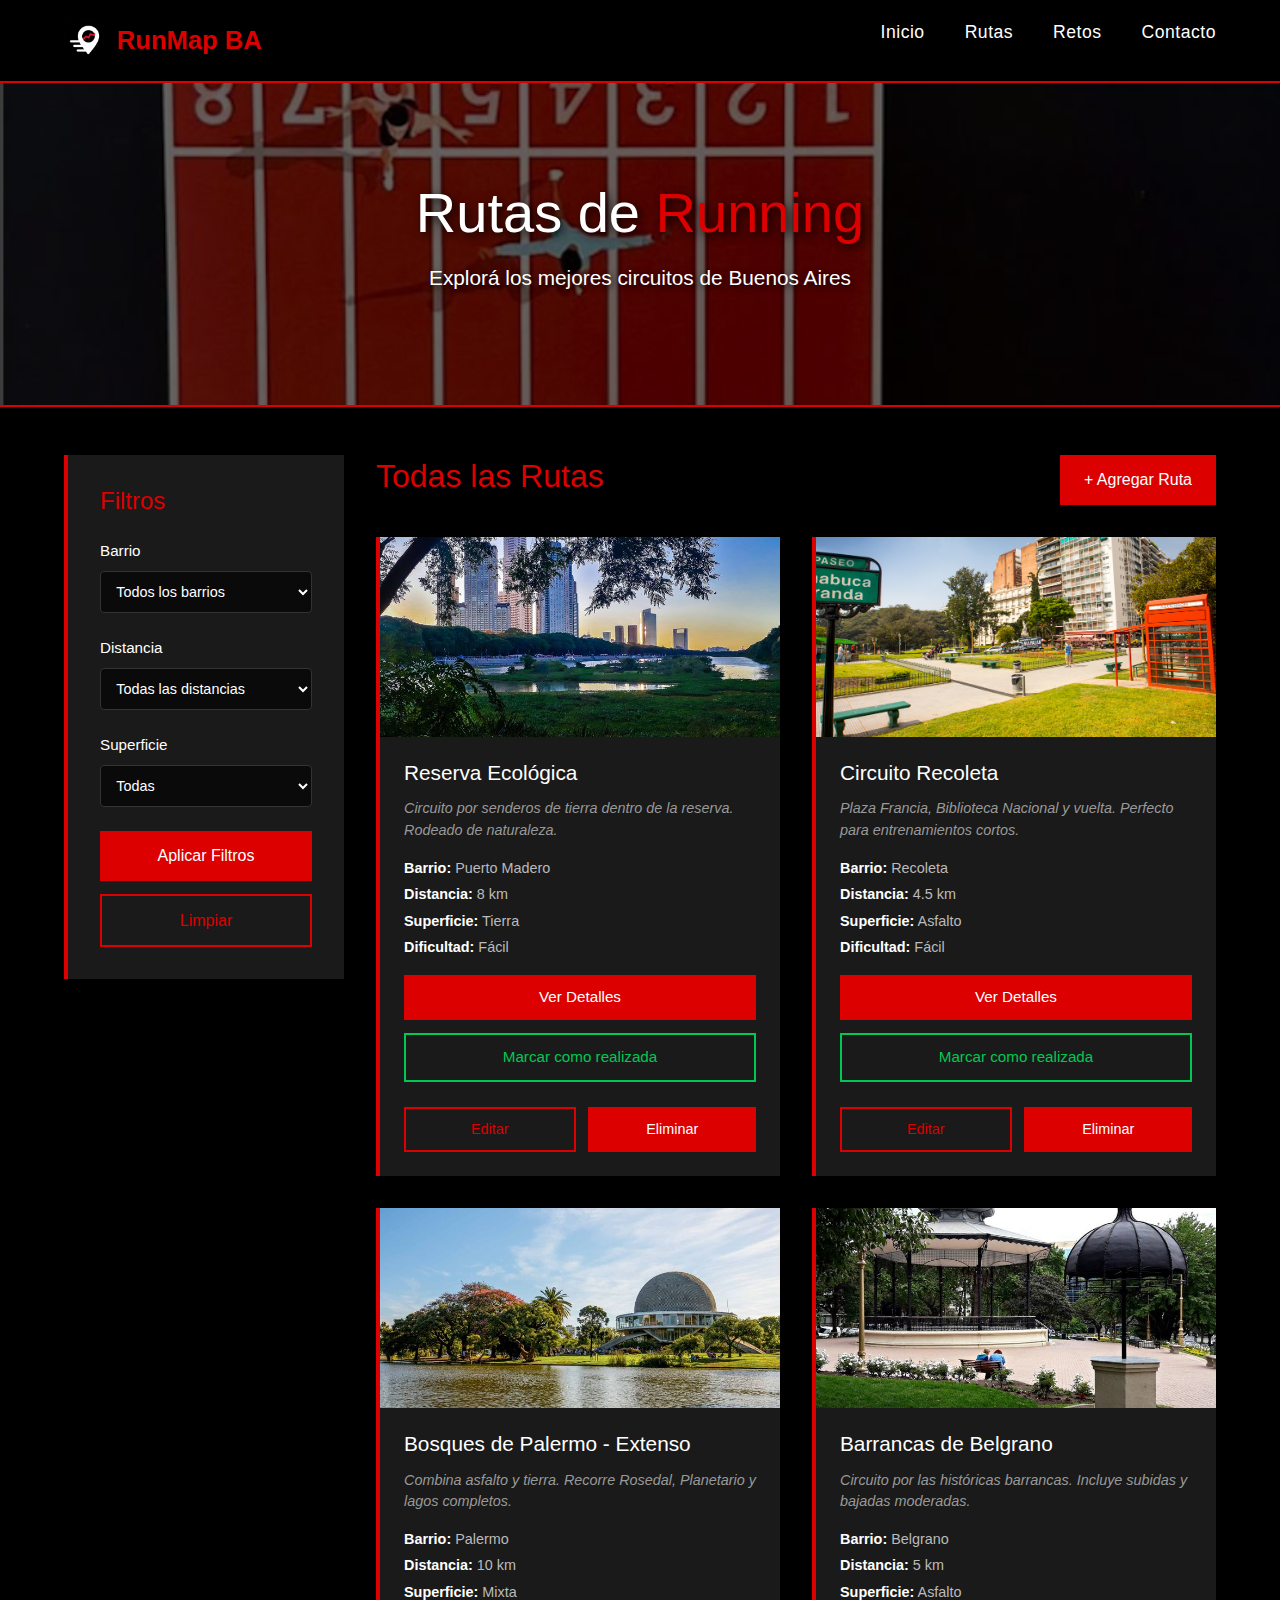
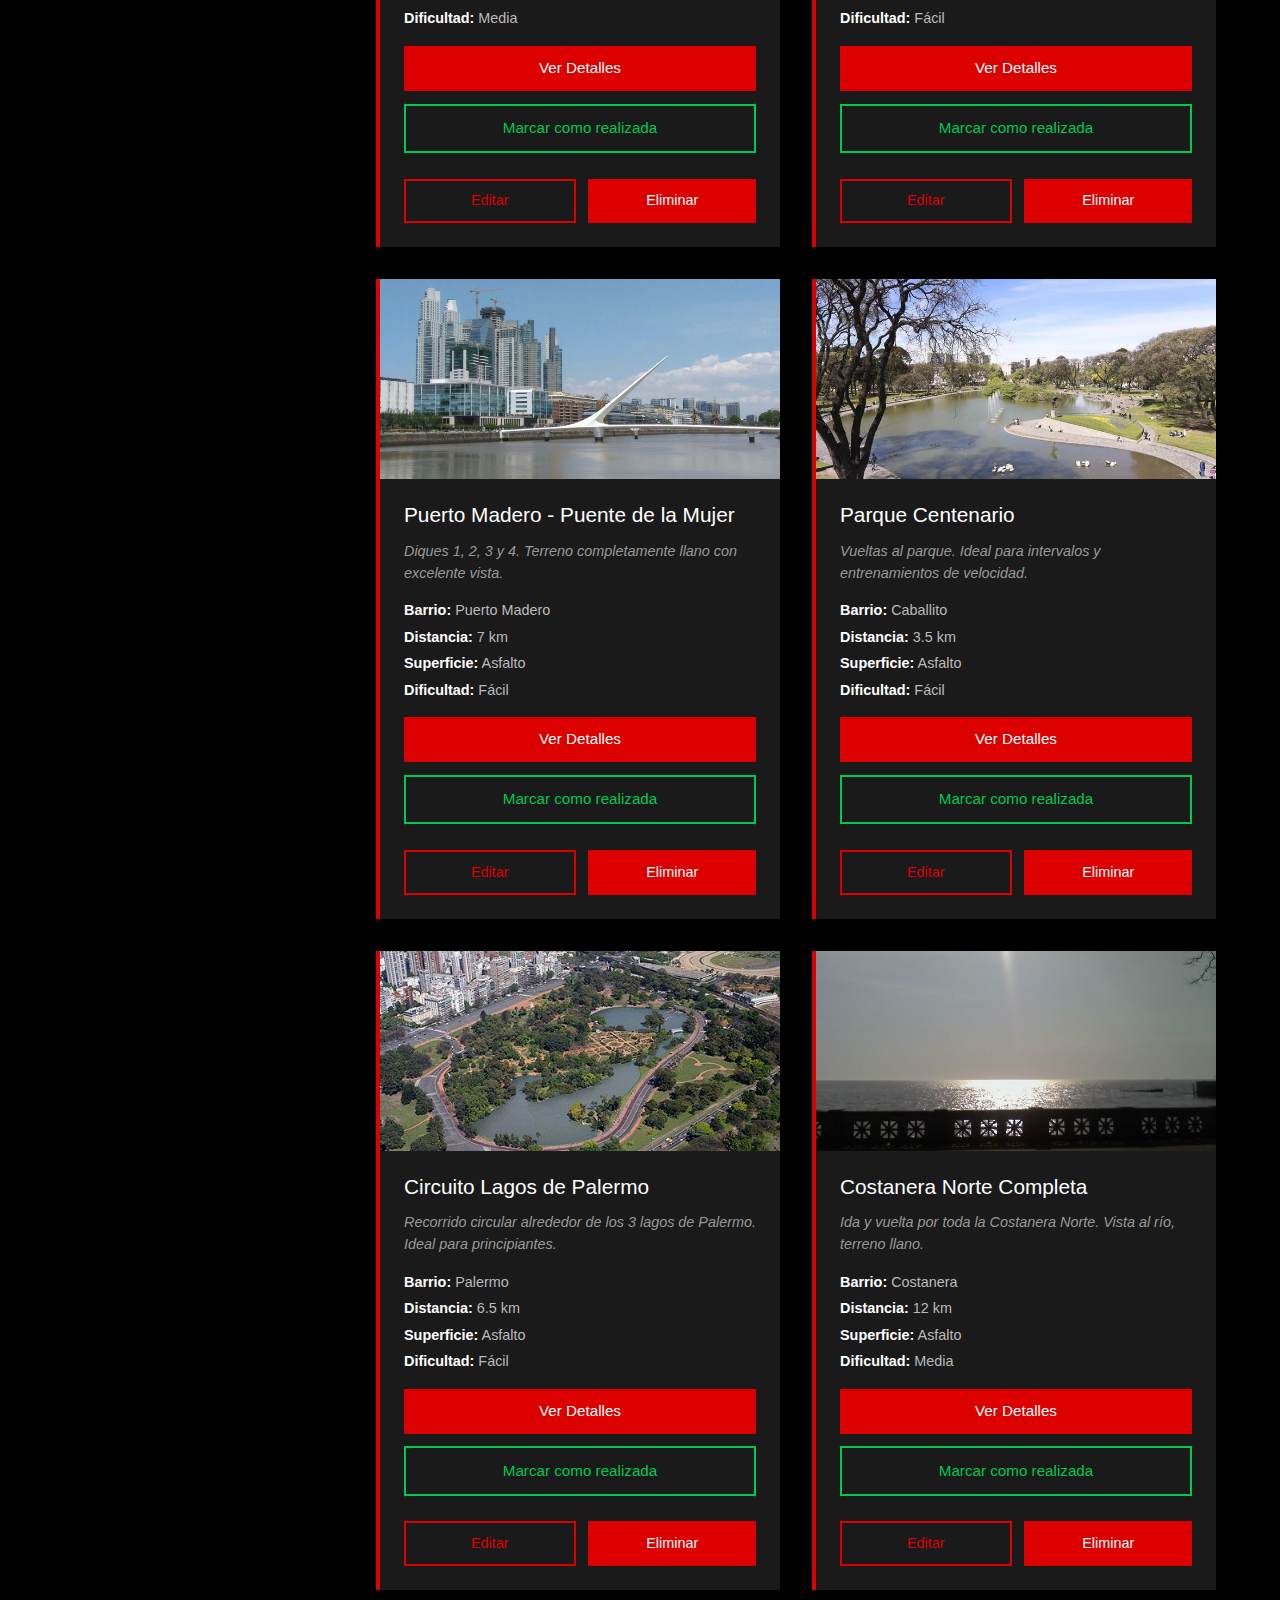
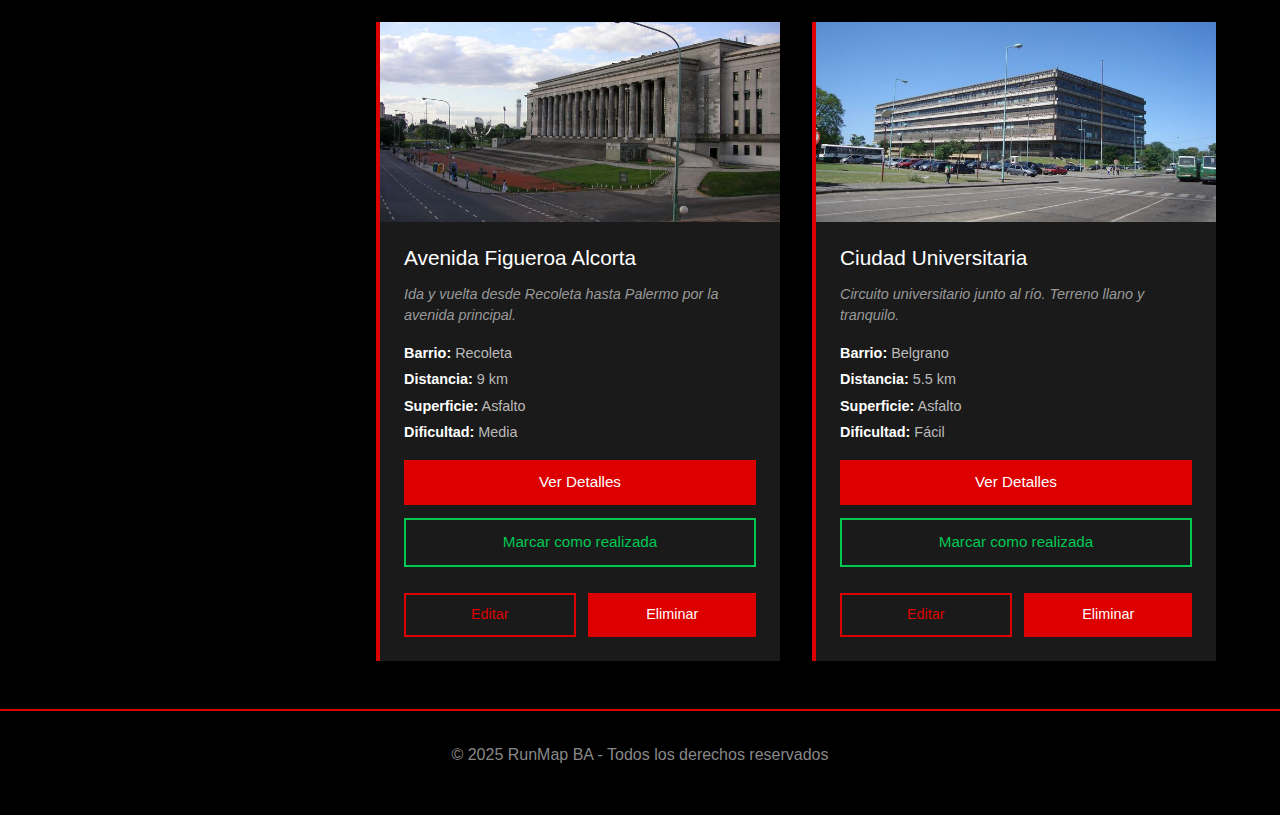
<file: detalle-ruta.html>
<!DOCTYPE html>
<html lang="es">
<head>
    <meta charset="UTF-8">
    <meta name="viewport" content="width=device-width, initial-scale=1.0">
    <title>Detalle de Ruta - RunMap BA</title>
    
    <link rel="icon" type="image/png" href="logo-icon.png">
    
    <link href="https://cdnjs.cloudflare.com/ajax/libs/bootstrap/5.3.2/css/bootstrap.min.css" rel="stylesheet">
    
    <link rel="stylesheet" href="style.css">
</head>
<body>
    <header>
        <nav>
            <a href="index.html" class="logo-container">
                <img src="logo.png" alt="RunMap BA Logo" class="logo-image">
                <span class="logo-text">RunMap BA</span>
            </a>
            
            <button class="menu-toggle" id="menuToggle">☰</button>
            
            <ul class="nav-links" id="navLinks">
                <li><a href="index.html">Inicio</a></li>
                <li><a href="rutas.html">Rutas</a></li>
                <li><a href="index.html#retos">Retos</a></li>
                <li><a href="index.html#contacto">Contacto</a></li>
            </ul>
        </nav>
    </header>

    <main>
        <section class="detalle-hero" id="detalleHero">
        </section>

        <section class="detalle-section">
            <div class="detalle-container">
                <div class="detalle-content">
                    <a href="rutas.html" class="btn-volver">← Volver a Rutas</a>
                    
                    <div id="detalleInfo">
                    </div>
                </div>

                <div class="detalle-sidebar">
                    <div class="info-box">
                        <h3>Información</h3>
                        <div id="infoRapida"></div>
                    </div>

                    <div class="info-box">
                        <h3>Acciones</h3>
                        <button class="btn-action-full" id="btnMarcarRealizada">Marcar como realizada</button>
                        <button class="btn-action-full" id="btnEditarRuta">Editar Ruta</button>
                        <button class="btn-action-full btn-danger" id="btnEliminarRuta">Eliminar Ruta</button>
                    </div>
                </div>
            </div>
        </section>
    </main>

    <footer>
        <p>&copy; 2025 RunMap BA - Todos los derechos reservados</p>
    </footer>

    <script src="https://cdnjs.cloudflare.com/ajax/libs/bootstrap/5.3.2/js/bootstrap.bundle.min.js"></script>
    
    <script src="script.js"></script>
    <script src="rutas.js"></script>
    <script src="detalle-ruta.js"></script>
</body>
</html>
</file>
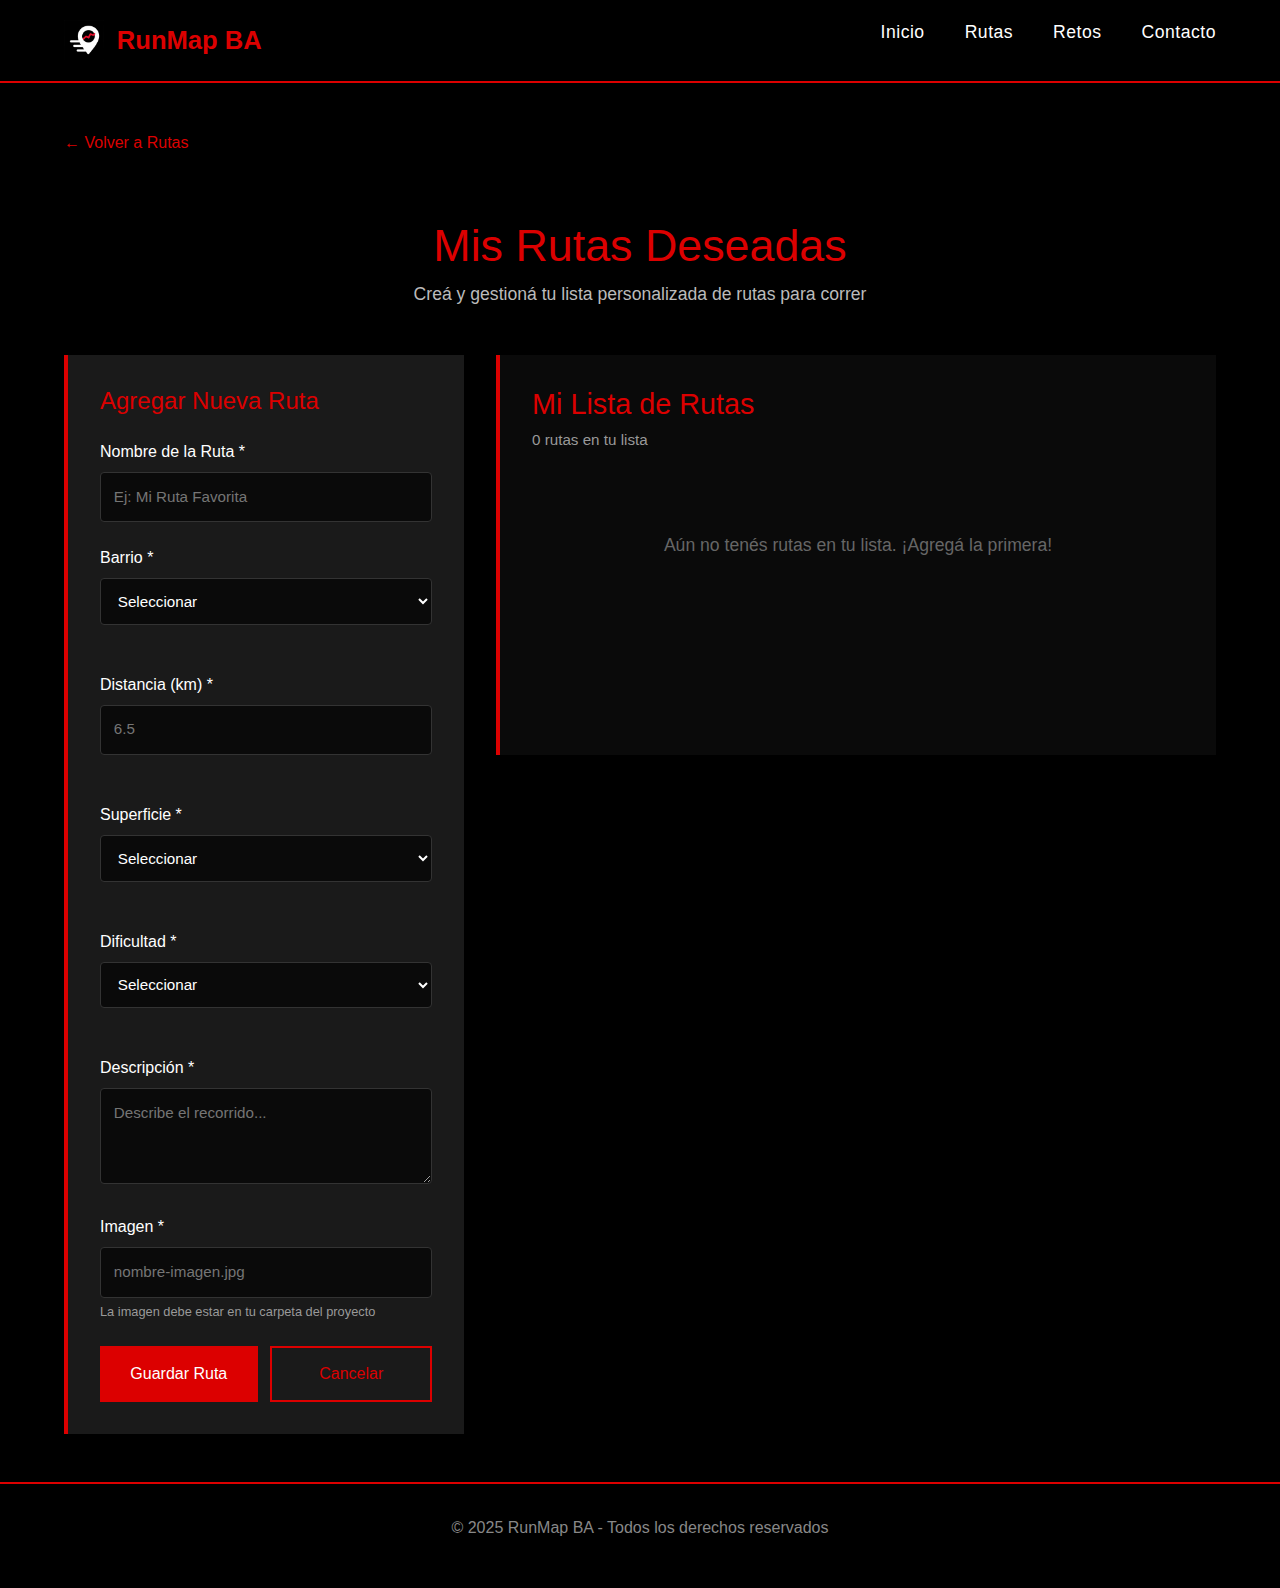
<file: mis-rutas.html>
<!DOCTYPE html>
<html lang="es">
<head>
    <meta charset="UTF-8">
    <meta name="viewport" content="width=device-width, initial-scale=1.0">
    <title>Mis Rutas Deseadas - RunMap BA</title>
    
    <link rel="icon" type="image/png" href="logo-icon.png">
    
    <link href="https://cdnjs.cloudflare.com/ajax/libs/bootstrap/5.3.2/css/bootstrap.min.css" rel="stylesheet">
    
    <link rel="stylesheet" href="style.css">
</head>
<body>
    <header>
        <nav>
            <a href="index.html" class="logo-container">
                <img src="logo.png" alt="RunMap BA Logo" class="logo-image">
                <span class="logo-text">RunMap BA</span>
            </a>
            
            <button class="menu-toggle" id="menuToggle">☰</button>
            
            <ul class="nav-links" id="navLinks">
                <li><a href="index.html">Inicio</a></li>
                <li><a href="rutas.html">Rutas</a></li>
                <li><a href="index.html#retos">Retos</a></li>
                <li><a href="index.html#contacto">Contacto</a></li>
            </ul>
        </nav>
    </header>

    <main>
        <section class="mis-rutas-section">
            <div class="mis-rutas-container">
                <a href="rutas.html" class="btn-volver">← Volver a Rutas</a>
                
                <div class="mis-rutas-header">
                    <h1>Mis Rutas Deseadas</h1>
                    <p>Creá y gestioná tu lista personalizada de rutas para correr</p>
                </div>

                <div class="crud-container">
                    <div class="form-card">
                        <h2 id="formTitle">Agregar Nueva Ruta</h2>
                        
                        <form id="formRuta">
                            <input type="hidden" id="rutaId" value="">
                            
                            <div class="form-group">
                                <label for="nombre">Nombre de la Ruta *</label>
                                <input type="text" id="nombre" required placeholder="Ej: Mi Ruta Favorita">
                            </div>

                            <div class="form-row">
                                <div class="form-group">
                                    <label for="barrio">Barrio *</label>
                                    <select id="barrio" required>
                                        <option value="">Seleccionar</option>
                                        <option value="Palermo">Palermo</option>
                                        <option value="Puerto Madero">Puerto Madero</option>
                                        <option value="Recoleta">Recoleta</option>
                                        <option value="Belgrano">Belgrano</option>
                                        <option value="Costanera">Costanera</option>
                                        <option value="Caballito">Caballito</option>
                                    </select>
                                </div>

                                <div class="form-group">
                                    <label for="distancia">Distancia (km) *</label>
                                    <input type="number" id="distancia" step="0.1" min="0.1" required placeholder="6.5">
                                </div>
                            </div>

                            <div class="form-row">
                                <div class="form-group">
                                    <label for="superficie">Superficie *</label>
                                    <select id="superficie" required>
                                        <option value="">Seleccionar</option>
                                        <option value="Asfalto">Asfalto</option>
                                        <option value="Tierra">Tierra</option>
                                        <option value="Mixta">Mixta</option>
                                    </select>
                                </div>

                                <div class="form-group">
                                    <label for="dificultad">Dificultad *</label>
                                    <select id="dificultad" required>
                                        <option value="">Seleccionar</option>
                                        <option value="Fácil">Fácil</option>
                                        <option value="Media">Media</option>
                                        <option value="Difícil">Difícil</option>
                                    </select>
                                </div>
                            </div>

                            <div class="form-group">
                                <label for="recorrido">Descripción *</label>
                                <textarea id="recorrido" rows="3" required placeholder="Describe el recorrido..."></textarea>
                            </div>

                            <div class="form-group">
                                <label for="imagen">Imagen *</label>
                                <input type="text" id="imagen" required placeholder="nombre-imagen.jpg">
                                <small>La imagen debe estar en tu carpeta del proyecto</small>
                            </div>

                            <div class="form-buttons">
                                <button type="submit" class="btn-save" id="btnGuardar">Guardar Ruta</button>
                                <button type="button" class="btn-cancel-form" id="btnCancelar">Cancelar</button>
                            </div>
                        </form>
                    </div>

                    <div class="lista-card">
                        <h2>Mi Lista de Rutas</h2>
                        <p class="lista-subtitle" id="contadorRutas">0 rutas en tu lista</p>
                        
                        <div id="misRutasGrid" class="mis-rutas-grid">
                            <p class="empty-state">Aún no tenés rutas en tu lista. ¡Agregá la primera!</p>
                        </div>
                    </div>
                </div>
            </div>
        </section>
    </main>

    <footer>
        <p>&copy; 2025 RunMap BA - Todos los derechos reservados</p>
    </footer>

    <script src="https://cdnjs.cloudflare.com/ajax/libs/bootstrap/5.3.2/js/bootstrap.bundle.min.js"></script>
    
    <script src="script.js"></script>
    <script src="mis-rutas.js"></script>
</body>
</html>
</file>
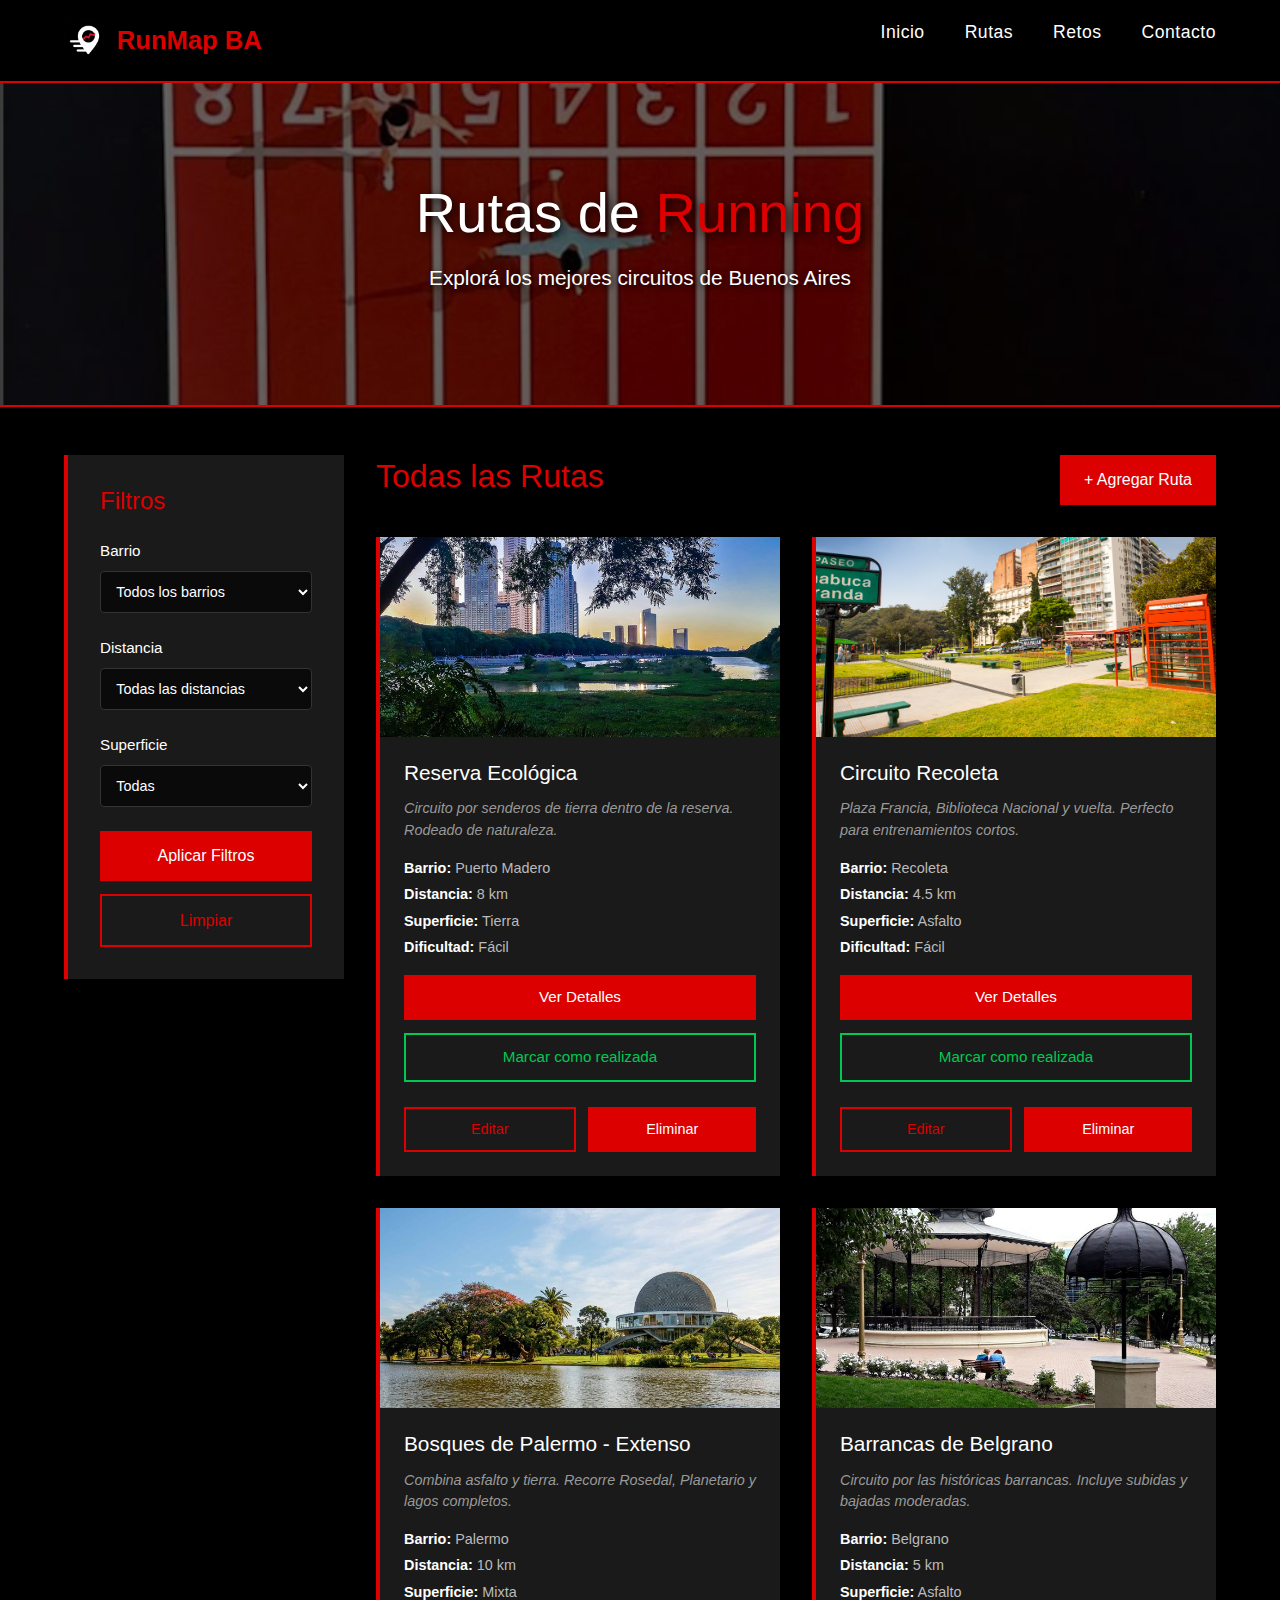
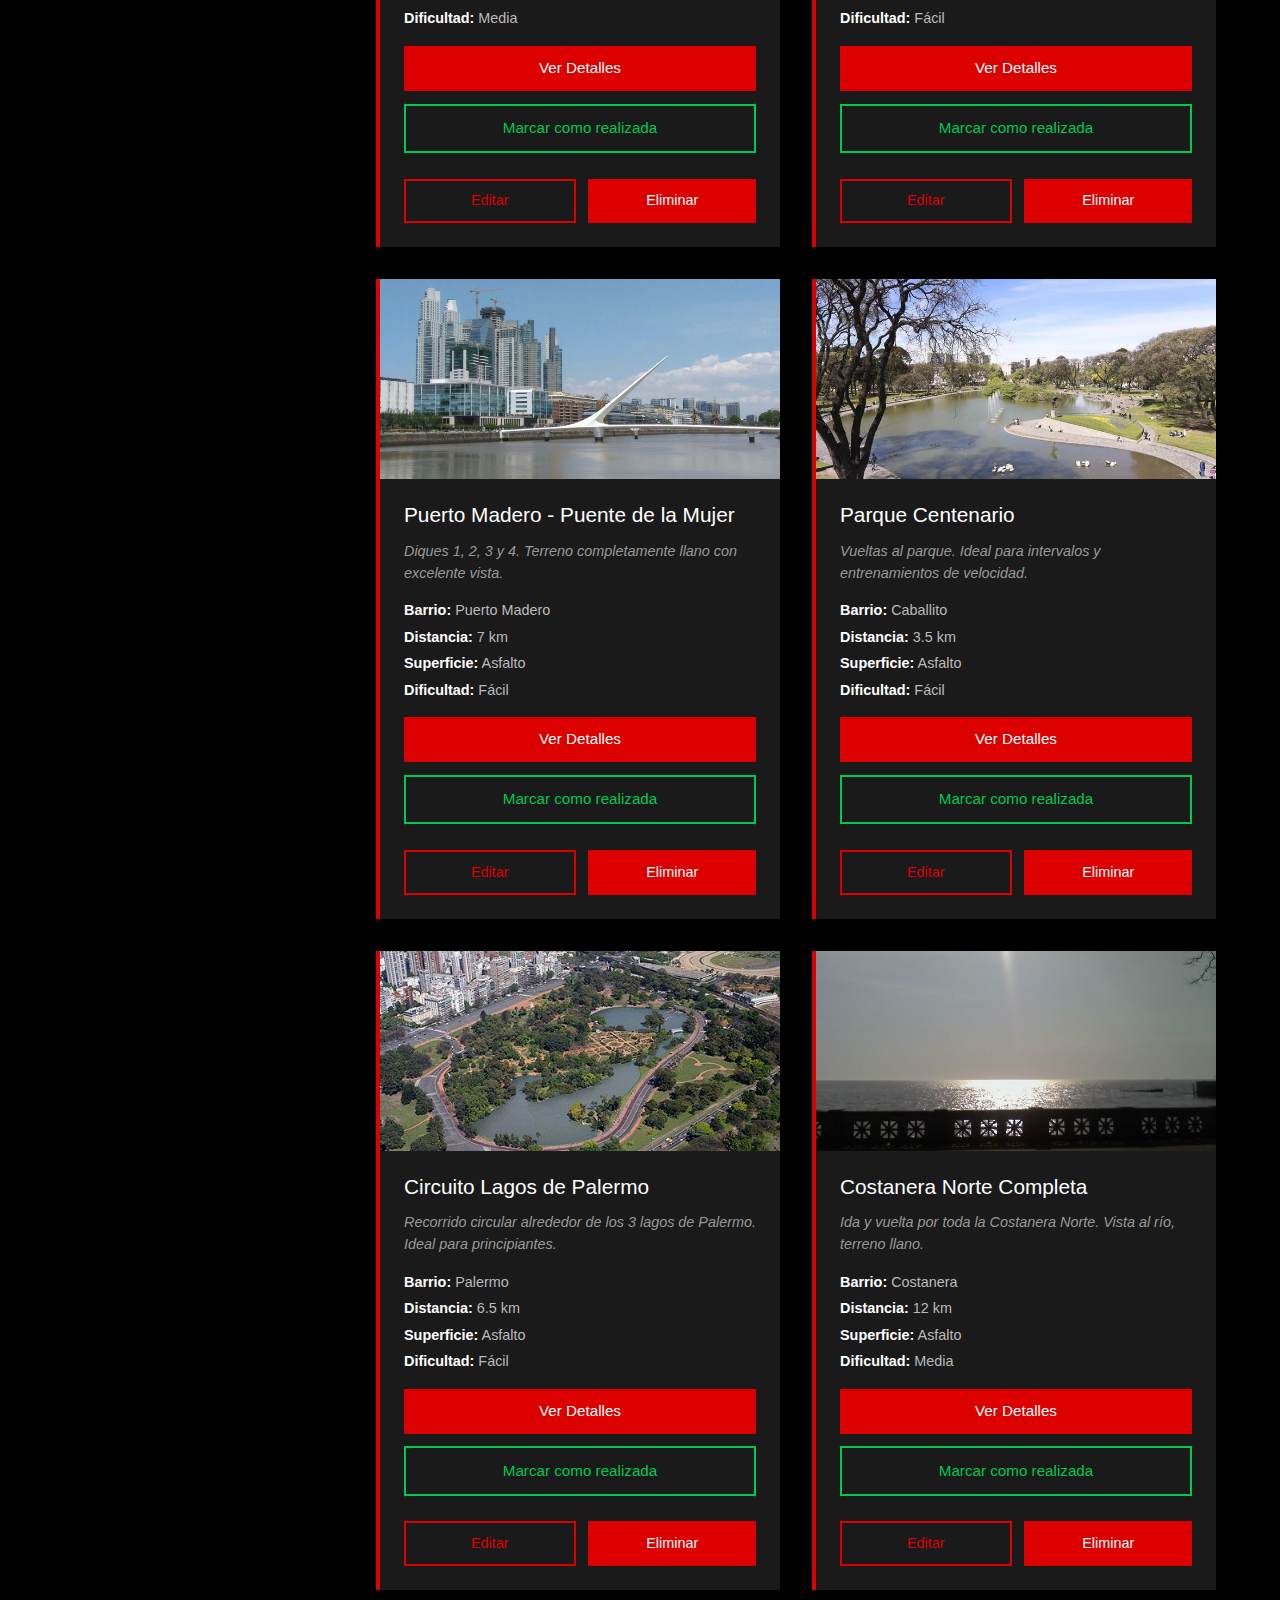
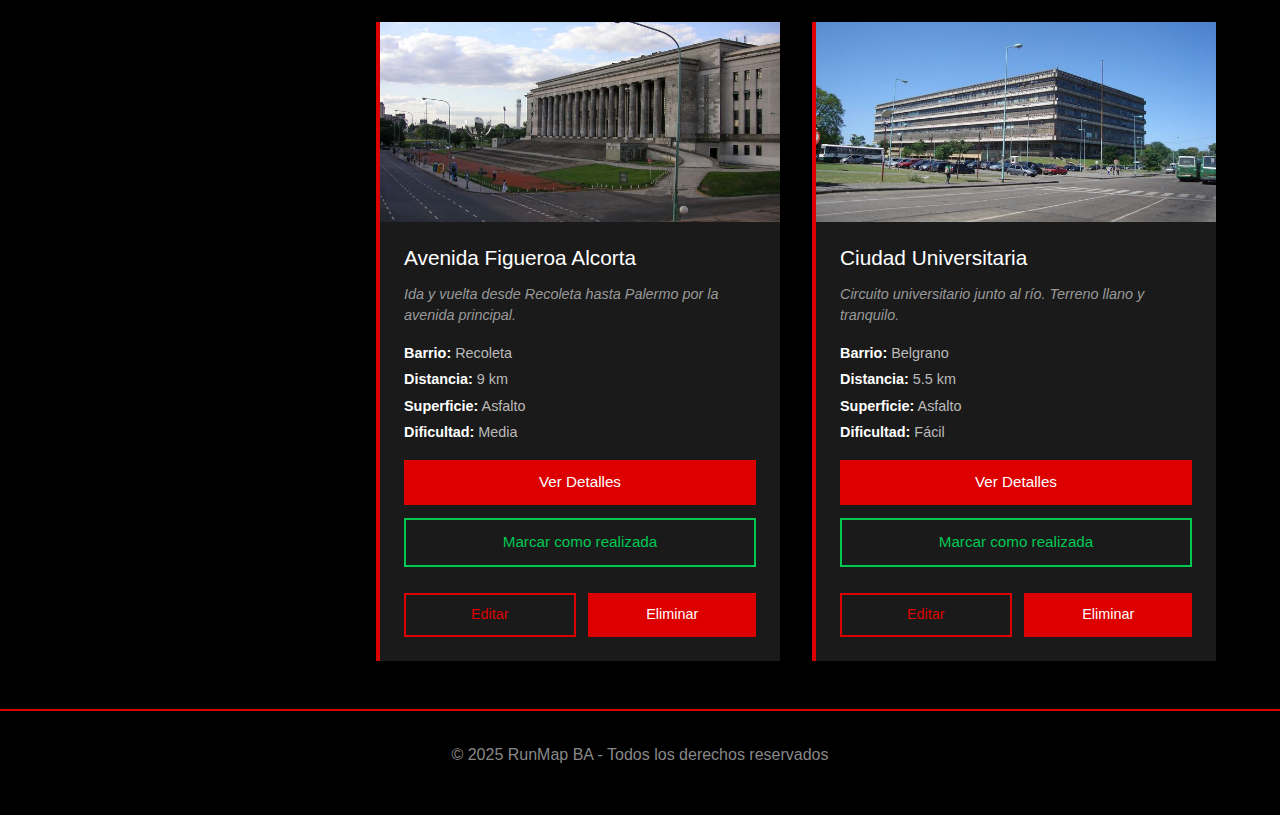
<file: rutas.html>
<!DOCTYPE html>
<html lang="es">
<head>
    <meta charset="UTF-8">
    <meta name="viewport" content="width=device-width, initial-scale=1.0">
    <title>Rutas - RunMap BA</title>
    
    <link rel="icon" type="image/png" href="logo-icon.png">
    
    <link href="https://cdnjs.cloudflare.com/ajax/libs/bootstrap/5.3.2/css/bootstrap.min.css" rel="stylesheet">
    
    <link rel="stylesheet" href="style.css">
</head>
<body>
    <header>
        <nav>
            <a href="index.html" class="logo-container">
                <img src="logo.png" alt="RunMap BA Logo" class="logo-image">
                <span class="logo-text">RunMap BA</span>
            </a>
            
            <button class="menu-toggle" id="menuToggle">☰</button>
            
            <ul class="nav-links" id="navLinks">
                <li><a href="index.html">Inicio</a></li>
                <li><a href="rutas.html">Rutas</a></li>
                <li><a href="index.html#retos">Retos</a></li>
                <li><a href="index.html#contacto">Contacto</a></li>
            </ul>
        </nav>
    </header>

    <main>
        <section class="rutas-hero">
            <div class="rutas-hero-content">
                <h1>Rutas de <span class="highlight">Running</span></h1>
                <p>Explorá los mejores circuitos de Buenos Aires</p>
            </div>
        </section>

        <section class="rutas-section">
            <div class="rutas-container">
                <div class="filters-sidebar">
                    <h3>Filtros</h3>
                    
                    <div class="filter-group">
                        <label>Barrio</label>
                        <select id="filtroBarrio">
                            <option value="todos">Todos los barrios</option>
                            <option value="Palermo">Palermo</option>
                            <option value="Puerto Madero">Puerto Madero</option>
                            <option value="Recoleta">Recoleta</option>
                            <option value="Belgrano">Belgrano</option>
                            <option value="Costanera">Costanera</option>
                        </select>
                    </div>

                    <div class="filter-group">
                        <label>Distancia</label>
                        <select id="filtroDistancia">
                            <option value="todas">Todas las distancias</option>
                            <option value="0-5">0 - 5 km</option>
                            <option value="5-10">5 - 10 km</option>
                            <option value="10+">Más de 10 km</option>
                        </select>
                    </div>

                    <div class="filter-group">
                        <label>Superficie</label>
                        <select id="filtroSuperficie">
                            <option value="todas">Todas</option>
                            <option value="Asfalto">Asfalto</option>
                            <option value="Tierra">Tierra</option>
                            <option value="Mixta">Mixta</option>
                        </select>
                    </div>

                    <button class="btn-filter" id="btnFiltrar">Aplicar Filtros</button>
                    <button class="btn-reset" id="btnLimpiar">Limpiar</button>
                </div>

                <div class="rutas-content">
                    <div class="rutas-header">
                        <h2>Todas las Rutas</h2>
                        <button class="btn-add-ruta" id="btnAgregarRuta">+ Agregar Ruta</button>
                    </div>

                    <div class="rutas-grid" id="rutasGrid">
                    </div>
                </div>
            </div>
        </section>
    </main>

    <footer>
        <p>&copy; 2025 RunMap BA - Todos los derechos reservados</p>
    </footer>

    <script src="https://cdnjs.cloudflare.com/ajax/libs/bootstrap/5.3.2/js/bootstrap.bundle.min.js"></script>
    
    <script src="script.js"></script>
    <script src="rutas.js"></script>
</body>
</html>
</file>
<file: style.css>
* {
    margin: 0;
    padding: 0;
    box-sizing: border-box;
}

body {
    font-family: 'Arial', sans-serif;
    background-color: #000;
    color: #fff;
}


header {
    background-color: #000;
    border-bottom: 2px solid #dc0000;
    position: sticky;
    top: 0;
    z-index: 1000;
}

nav {
    display: flex;
    justify-content: space-between;
    align-items: center;
    padding: 1.2rem 5%;
    max-width: 1400px;
    margin: 0 auto;
}

.logo-container {
    display: flex;
    align-items: center;
    gap: 0.8rem;
    text-decoration: none;
}

.logo-image {
    height: 40px;
    width: auto;
}

.logo-text {
    font-size: 1.6rem;
    font-weight: bold;
    color: #dc0000;
}

.nav-links {
    display: flex;
    gap: 2.5rem;
    list-style: none;
    align-items: center;
}

.nav-links a {
    color: #fff;
    text-decoration: none;
    font-size: 1.1rem;
    font-weight: 500;
    transition: color 0.3s;
    letter-spacing: 0.5px;
}

.nav-links a:hover {
    color: #dc0000;
}

.menu-toggle {
    display: none;
    background: none;
    border: none;
    color: #fff;
    font-size: 1.8rem;
    cursor: pointer;
}


.hero {
    height: 90vh;
    position: relative;
    display: flex;
    align-items: center;
    justify-content: center;
    text-align: center;
    overflow: hidden;
}

.hero-video {
    position: absolute;
    top: 50%;
    left: 50%;
    min-width: 100%;
    min-height: 100%;
    width: auto;
    height: auto;
    transform: translate(-50%, -50%);
    z-index: 1;
    object-fit: cover;
}

.hero-overlay {
    position: absolute;
    top: 0;
    left: 0;
    width: 100%;
    height: 100%;
    background-color: rgba(0, 0, 0, 0.5);
    z-index: 2;
}

.hero-content {
    position: relative;
    z-index: 3;
}

.hero-content h1 {
    font-size: 4rem;
    margin-bottom: 1rem;
    font-weight: bold;
}

.hero-content .highlight {
    color: #dc0000;
}

.hero-content p {
    font-size: 1.4rem;
    margin-bottom: 2rem;
    color: #fff;
}

.btn-primary-custom {
    background-color: #dc0000;
    color: #fff;
    padding: 1rem 2.5rem;
    font-size: 1.1rem;
    border: none;
    cursor: pointer;
    text-decoration: none;
    display: inline-block;
    transition: background-color 0.3s;
}

.btn-primary-custom:hover {
    background-color: #ff0000;
}


.features {
    padding: 5rem 5%;
    background-color: #0a0a0a;
}

.features h2 {
    text-align: center;
    font-size: 2.5rem;
    margin-bottom: 3rem;
    color: #dc0000;
}

.features-grid {
    display: grid;
    grid-template-columns: repeat(auto-fit, minmax(280px, 1fr));
    gap: 2rem;
    max-width: 1000px;
    margin: 0 auto;
}

.feature-card {
    background-color: #1a1a1a;
    padding: 2.5rem 2rem;
    border-left: 4px solid #dc0000;
    transition: transform 0.3s, border-left 0.3s;
    text-align: center;
}

.feature-card:hover {
    transform: translateY(-8px);
    border-left: 6px solid #dc0000;
}

.feature-icon {
    font-size: 3rem;
    margin-bottom: 1rem;
}

.feature-card h3 {
    font-size: 1.4rem;
    margin-bottom: 1rem;
    color: #fff;
}

.feature-card p {
    color: #bbb;
    line-height: 1.6;
    font-size: 0.95rem;
}


.image-section {
    background-color: #000;
    padding: 0;
}

.image-container {
    position: relative;
    width: 100%;
    height: 600px;
    overflow: hidden;
}

.image-container img {
    width: 100%;
    height: 100%;
    object-fit: cover;
    display: block;
}

.image-overlay {
    position: absolute;
    bottom: 0;
    left: 0;
    right: 0;
    background: linear-gradient(to top, rgba(0,0,0,0.9), transparent);
    padding: 3rem 5%;
    color: #fff;
}

.image-overlay h2 {
    font-size: 2.5rem;
    margin-bottom: 1rem;
    color: #dc0000;
}

.overlay-title {
    font-weight: 900 !important;
    text-shadow: 3px 3px 8px rgba(0, 0, 0, 0.9);
    letter-spacing: 1px;
}

.image-overlay p {
    font-size: 1.2rem;
    color: #ccc;
    max-width: 600px;
}


.dual-section {
    background-color: #0a0a0a;
    padding: 5rem 5%;
}

.dual-content {
    display: grid;
    grid-template-columns: 1fr 1fr;
    gap: 4rem;
    max-width: 1400px;
    margin: 0 auto;
    align-items: center;
}

.dual-text h2 {
    font-size: 2.5rem;
    margin-bottom: 1.5rem;
    color: #fff;
}

.dual-text p {
    font-size: 1.1rem;
    color: #bbb;
    line-height: 1.8;
    margin-bottom: 2rem;
}

.dual-image img {
    width: 100%;
    height: auto;
    display: block;
}

.btn-secondary-custom {
    background-color: transparent;
    color: #dc0000;
    padding: 1rem 2.5rem;
    font-size: 1rem;
    border: 2px solid #dc0000;
    cursor: pointer;
    text-decoration: none;
    display: inline-block;
    transition: all 0.3s;
}

.btn-secondary-custom:hover {
    background-color: #dc0000;
    color: #fff;
}


footer {
    background-color: #000;
    border-top: 2px solid #dc0000;
    padding: 2rem 5%;
    text-align: center;
    color: #888;
}

.retos-section {
    background-color: #0a0a0a;
    padding: 5rem 5%;
}

.retos-container {
    max-width: 1200px;
    margin: 0 auto;
}

.retos-container h2 {
    text-align: center;
    font-size: 2.5rem;
    margin-bottom: 1rem;
    color: #dc0000;
}

.retos-intro {
    text-align: center;
    font-size: 1.2rem;
    color: #bbb;
    margin-bottom: 3rem;
}

.retos-grid {
    display: grid;
    grid-template-columns: repeat(auto-fit, minmax(300px, 1fr));
    gap: 2rem;
}

.reto-card {
    background-color: #1a1a1a;
    padding: 2rem;
    border-left: 4px solid #dc0000;
    transition: transform 0.3s;
}

.reto-card:hover {
    transform: translateY(-5px);
}

.reto-header {
    display: flex;
    justify-content: space-between;
    align-items: center;
    margin-bottom: 1rem;
}

.reto-badge {
    background-color: #00c853;
    color: #fff;
    padding: 0.3rem 0.8rem;
    font-size: 0.8rem;
    border-radius: 4px;
    font-weight: bold;
}

.reto-card h3 {
    color: #fff;
    font-size: 1.4rem;
    margin: 0;
}

.reto-card p {
    color: #bbb;
    margin: 1rem 0;
    line-height: 1.6;
}

.reto-meta {
    display: flex;
    justify-content: space-between;
    font-size: 0.9rem;
    color: #999;
    padding-top: 1rem;
    border-top: 1px solid #333;
}

.contacto-section {
    background-color: #000;
    padding: 5rem 5%;
}

.contacto-container {
    max-width: 1200px;
    margin: 0 auto;
}

.contacto-container h2 {
    text-align: center;
    font-size: 2.5rem;
    margin-bottom: 1rem;
    color: #dc0000;
}

.contacto-intro {
    text-align: center;
    font-size: 1.2rem;
    color: #bbb;
    margin-bottom: 3rem;
}

.contacto-content {
    display: grid;
    grid-template-columns: 1fr 1fr;
    gap: 4rem;
}

.contacto-info {
    display: flex;
    flex-direction: column;
    gap: 1.5rem;
}

.info-item-contact {
    display: flex;
    gap: 1rem;
    background-color: #1a1a1a;
    padding: 1.5rem;
    border-left: 4px solid #dc0000;
}

.info-item-contact .icon {
    font-size: 2rem;
}

.info-item-contact strong {
    display: block;
    color: #fff;
    margin-bottom: 0.3rem;
    font-size: 1.1rem;
}

.info-item-contact p {
    color: #bbb;
    margin: 0;
}

.contacto-form {
    background-color: #1a1a1a;
    padding: 2rem;
    border-left: 4px solid #dc0000;
}

.form-group {
    margin-bottom: 1.5rem;
}

.form-group label {
    display: block;
    color: #fff;
    margin-bottom: 0.5rem;
    font-size: 1rem;
}

.form-group input,
.form-group textarea {
    width: 100%;
    padding: 0.8rem;
    background-color: #0a0a0a;
    color: #fff;
    border: 1px solid #333;
    border-radius: 4px;
    font-size: 1rem;
    font-family: 'Arial', sans-serif;
}

.form-group input:focus,
.form-group textarea:focus {
    outline: none;
    border-color: #dc0000;
}

.btn-submit {
    width: 100%;
    background-color: #dc0000;
    color: #fff;
    padding: 1rem;
    border: none;
    cursor: pointer;
    font-size: 1.1rem;
    transition: background-color 0.3s;
}

.btn-submit:hover {
    background-color: #ff0000;
}


.rutas-hero {
    background: linear-gradient(rgba(0,0,0,0.6), rgba(0,0,0,0.6)), 
                url('running2.jpg');
    background-size: cover;
    background-position: center;
    padding: 6rem 5%;
    text-align: center;
    border-bottom: 2px solid #dc0000;
}

.rutas-hero-content h1 {
    font-size: 3.5rem;
    margin-bottom: 1rem;
    text-shadow: 3px 3px 10px rgba(0, 0, 0, 0.9);
    color: #fff;
}

.rutas-hero-content h1 .highlight {
    color: #dc0000;
}

.rutas-hero-content p {
    font-size: 1.3rem;
    color: #fff;
    text-shadow: 2px 2px 6px rgba(0, 0, 0, 0.8);
}

.rutas-section {
    background-color: #000;
    padding: 3rem 5%;
    min-height: 70vh;
}

.rutas-container {
    display: grid;
    grid-template-columns: 280px 1fr;
    gap: 2rem;
    max-width: 1400px;
    margin: 0 auto;
}

.filters-sidebar {
    background-color: #1a1a1a;
    padding: 2rem;
    border-left: 4px solid #dc0000;
    height: fit-content;
    position: sticky;
    top: 90px;
}

.filters-sidebar h3 {
    color: #dc0000;
    margin-bottom: 1.5rem;
    font-size: 1.5rem;
}

.filter-group {
    margin-bottom: 1.5rem;
}

.filter-group label {
    display: block;
    margin-bottom: 0.5rem;
    color: #fff;
    font-size: 0.95rem;
    font-weight: 500;
}

.filter-group select {
    width: 100%;
    padding: 0.7rem;
    background-color: #0a0a0a;
    color: #fff;
    border: 1px solid #333;
    border-radius: 4px;
    font-size: 0.9rem;
}

.filter-group select:focus {
    outline: none;
    border-color: #dc0000;
}

.btn-filter {
    width: 100%;
    background-color: #dc0000;
    color: #fff;
    padding: 0.8rem;
    border: none;
    cursor: pointer;
    font-size: 1rem;
    margin-bottom: 0.8rem;
    transition: background-color 0.3s;
}

.btn-filter:hover {
    background-color: #ff0000;
}

.btn-reset {
    width: 100%;
    background-color: transparent;
    color: #dc0000;
    padding: 0.8rem;
    border: 2px solid #dc0000;
    cursor: pointer;
    font-size: 1rem;
    transition: all 0.3s;
}

.btn-reset:hover {
    background-color: #dc0000;
    color: #fff;
}

.rutas-content {
    min-height: 500px;
}

.rutas-header {
    display: flex;
    justify-content: space-between;
    align-items: center;
    margin-bottom: 2rem;
}

.rutas-header h2 {
    color: #dc0000;
    font-size: 2rem;
}

.btn-add-ruta {
    background-color: #dc0000;
    color: #fff;
    padding: 0.8rem 1.5rem;
    border: none;
    cursor: pointer;
    font-size: 1rem;
    transition: background-color 0.3s;
}

.btn-add-ruta:hover {
    background-color: #ff0000;
}

.rutas-grid {
    display: grid;
    grid-template-columns: repeat(auto-fill, minmax(320px, 1fr));
    gap: 2rem;
}

.ruta-card {
    background-color: #1a1a1a;
    border-left: 4px solid #dc0000;
    overflow: hidden;
    transition: transform 0.3s;
}

.ruta-card:hover {
    transform: translateY(-5px);
}

.ruta-imagen {
    position: relative;
    width: 100%;
    height: 200px;
    overflow: hidden;
}

.ruta-imagen img {
    width: 100%;
    height: 100%;
    object-fit: cover;
    display: block;
}

.badge-realizada {
    position: absolute;
    top: 10px;
    right: 10px;
    background-color: #00c853;
    color: #fff;
    padding: 0.4rem 0.8rem;
    font-size: 0.85rem;
    font-weight: bold;
    border-radius: 4px;
}

.ruta-content {
    padding: 1.5rem;
}

.ruta-card h3 {
    color: #fff;
    font-size: 1.3rem;
    margin-bottom: 0.8rem;
}

.ruta-recorrido {
    color: #999;
    font-size: 0.9rem;
    margin-bottom: 1rem;
    font-style: italic;
    line-height: 1.5;
}

.ruta-info {
    margin-bottom: 1rem;
}

.ruta-info p {
    color: #bbb;
    font-size: 0.9rem;
    margin: 0.3rem 0;
}

.ruta-info p strong {
    color: #fff;
}

.btn-realizada {
    width: 100%;
    background-color: transparent;
    color: #00c853;
    padding: 0.7rem;
    border: 2px solid #00c853;
    cursor: pointer;
    font-size: 0.95rem;
    margin-bottom: 0.8rem;
    transition: all 0.3s;
}

.btn-realizada:hover {
    background-color: #00c853;
    color: #fff;
}

.btn-realizada-active {
    width: 100%;
    background-color: #00c853;
    color: #fff;
    padding: 0.7rem;
    border: 2px solid #00c853;
    cursor: pointer;
    font-size: 0.95rem;
    margin-bottom: 0.8rem;
}

.ruta-actions {
    display: flex;
    gap: 0.8rem;
    margin-top: 0.8rem;
}

.btn-edit {
    flex: 1;
    background-color: transparent;
    color: #dc0000;
    padding: 0.6rem;
    border: 2px solid #dc0000;
    cursor: pointer;
    font-size: 0.9rem;
    transition: all 0.3s;
}

.btn-edit:hover {
    background-color: #dc0000;
    color: #fff;
}

.btn-delete {
    flex: 1;
    background-color: #dc0000;
    color: #fff;
    padding: 0.6rem;
    border: none;
    cursor: pointer;
    font-size: 0.9rem;
    transition: background-color 0.3s;
}

.btn-delete:hover {
    background-color: #ff0000;
}

.btn-ver-detalle {
    width: 100%;
    background-color: #dc0000;
    color: #fff;
    padding: 0.7rem;
    border: none;
    cursor: pointer;
    font-size: 0.95rem;
    margin-bottom: 0.8rem;
    transition: background-color 0.3s;
}

.btn-ver-detalle:hover {
    background-color: #ff0000;
}

.detalle-hero {
    background-size: cover;
    background-position: center;
    padding: 8rem 5%;
    text-align: center;
    border-bottom: 2px solid #dc0000;
    position: relative;
}

.detalle-hero-content h1 {
    font-size: 3.5rem;
    margin-bottom: 1rem;
    text-shadow: 2px 2px 8px rgba(0, 0, 0, 0.9);
}

.detalle-hero-content p {
    font-size: 1.4rem;
    color: #fff;
    text-shadow: 2px 2px 6px rgba(0, 0, 0, 0.9);
}

.badge-realizada-big {
    display: inline-block;
    background-color: #00c853;
    color: #fff;
    padding: 0.8rem 1.5rem;
    font-size: 1.1rem;
    font-weight: bold;
    border-radius: 4px;
    margin-top: 1rem;
}

.detalle-section {
    background-color: #000;
    padding: 3rem 5%;
    min-height: 60vh;
}

.detalle-container {
    display: grid;
    grid-template-columns: 1fr 350px;
    gap: 3rem;
    max-width: 1400px;
    margin: 0 auto;
}

.detalle-content {
    background-color: #0a0a0a;
    padding: 2.5rem;
    border-left: 4px solid #dc0000;
}

.btn-volver {
    display: inline-block;
    color: #dc0000;
    text-decoration: none;
    margin-bottom: 2rem;
    font-size: 1rem;
    transition: color 0.3s;
}

.btn-volver:hover {
    color: #ff0000;
}

.detalle-content h2 {
    color: #dc0000;
    font-size: 2rem;
    margin-bottom: 1rem;
}

.detalle-content h3 {
    color: #fff;
    font-size: 1.5rem;
    margin: 2rem 0 1rem 0;
}

.recorrido-detalle {
    color: #bbb;
    font-size: 1.1rem;
    line-height: 1.8;
    margin-bottom: 2rem;
}

.caracteristicas-grid {
    display: grid;
    grid-template-columns: repeat(2, 1fr);
    gap: 1.5rem;
    margin-bottom: 2rem;
}

.caracteristica-item {
    display: flex;
    gap: 1rem;
    background-color: #1a1a1a;
    padding: 1.5rem;
    border-left: 3px solid #dc0000;
}

.caracteristica-icon {
    font-size: 2rem;
}

.caracteristica-item strong {
    display: block;
    color: #fff;
    margin-bottom: 0.3rem;
}

.caracteristica-item p {
    color: #bbb;
    margin: 0;
}

.puntos-clave {
    list-style: none;
    padding: 0;
}

.puntos-clave li {
    color: #bbb;
    font-size: 1rem;
    padding: 0.8rem 0;
    border-bottom: 1px solid #333;
}

.puntos-clave li:before {
    content: "✓ ";
    color: #dc0000;
    font-weight: bold;
    margin-right: 0.5rem;
}

.detalle-sidebar {
    display: flex;
    flex-direction: column;
    gap: 2rem;
}

.info-box {
    background-color: #1a1a1a;
    padding: 2rem;
    border-left: 4px solid #dc0000;
}

.info-box h3 {
    color: #dc0000;
    font-size: 1.3rem;
    margin-bottom: 1.5rem;
}

.info-item {
    display: flex;
    justify-content: space-between;
    padding: 0.8rem 0;
    border-bottom: 1px solid #333;
}

.info-item strong {
    color: #fff;
}

.info-item span {
    color: #bbb;
}

.btn-action-full {
    width: 100%;
    background-color: transparent;
    color: #dc0000;
    padding: 0.9rem;
    border: 2px solid #dc0000;
    cursor: pointer;
    font-size: 1rem;
    margin-bottom: 1rem;
    transition: all 0.3s;
}

.btn-action-full:hover {
    background-color: #dc0000;
    color: #fff;
}

.btn-danger {
    color: #ff4444;
    border-color: #ff4444;
}

.btn-danger:hover {
    background-color: #ff4444;
    color: #fff;
}

.mis-rutas-section {
    background-color: #000;
    padding: 3rem 5%;
    min-height: 80vh;
}

.mis-rutas-container {
    max-width: 1400px;
    margin: 0 auto;
}

.mis-rutas-header {
    text-align: center;
    margin: 2rem 0 3rem 0;
}

.mis-rutas-header h1 {
    color: #dc0000;
    font-size: 2.8rem;
    margin-bottom: 0.5rem;
}

.mis-rutas-header p {
    color: #bbb;
    font-size: 1.1rem;
}

.crud-container {
    display: grid;
    grid-template-columns: 400px 1fr;
    gap: 2rem;
    align-items: start;
}

.form-card {
    background-color: #1a1a1a;
    padding: 2rem;
    border-left: 4px solid #dc0000;
    position: sticky;
    top: 100px;
}

.form-card h2 {
    color: #dc0000;
    margin-bottom: 1.5rem;
    font-size: 1.5rem;
}

.lista-card {
    background-color: #0a0a0a;
    padding: 2rem;
    border-left: 4px solid #dc0000;
    min-height: 400px;
}

.lista-card h2 {
    color: #dc0000;
    margin-bottom: 0.5rem;
    font-size: 1.8rem;
}

.lista-subtitle {
    color: #999;
    margin-bottom: 2rem;
    font-size: 0.95rem;
}

.form-card .form-group input,
.form-card .form-group select,
.form-card .form-group textarea {
    width: 100%;
    padding: 0.8rem;
    background-color: #0a0a0a;
    color: #fff;
    border: 1px solid #333;
    border-radius: 4px;
    font-size: 0.95rem;
    font-family: 'Arial', sans-serif;
}

.form-card .form-group input:focus,
.form-card .form-group select:focus,
.form-card .form-group textarea:focus {
    outline: none;
    border-color: #dc0000;
}

.form-card small {
    display: block;
    color: #999;
    margin-top: 0.3rem;
    font-size: 0.8rem;
}

.form-buttons {
    display: flex;
    gap: 0.8rem;
    margin-top: 1.5rem;
}

.btn-save {
    flex: 1;
    background-color: #dc0000;
    color: #fff;
    padding: 0.9rem;
    border: none;
    cursor: pointer;
    font-size: 1rem;
    transition: background-color 0.3s;
}

.btn-save:hover {
    background-color: #ff0000;
}

.btn-cancel-form {
    flex: 1;
    background-color: transparent;
    color: #dc0000;
    padding: 0.9rem;
    border: 2px solid #dc0000;
    cursor: pointer;
    font-size: 1rem;
    transition: all 0.3s;
}

.btn-cancel-form:hover {
    background-color: #dc0000;
    color: #fff;
}

.mis-rutas-grid {
    display: grid;
    gap: 1.5rem;
}

.empty-state {
    text-align: center;
    color: #666;
    padding: 3rem;
    font-size: 1.1rem;
}

.mi-ruta-card {
    background-color: #1a1a1a;
    display: grid;
    grid-template-columns: 150px 1fr auto;
    gap: 1.5rem;
    padding: 1.5rem;
    border-left: 4px solid #dc0000;
    align-items: center;
    transition: transform 0.3s;
}

.mi-ruta-card:hover {
    transform: translateX(5px);
}

.mi-ruta-imagen {
    width: 150px;
    height: 100px;
    overflow: hidden;
    border-radius: 4px;
}

.mi-ruta-imagen img {
    width: 100%;
    height: 100%;
    object-fit: cover;
}

.mi-ruta-info h3 {
    color: #fff;
    font-size: 1.2rem;
    margin-bottom: 0.5rem;
}

.ruta-desc {
    color: #999;
    font-size: 0.9rem;
    margin-bottom: 0.8rem;
    font-style: italic;
}

.ruta-detalles {
    display: flex;
    gap: 1rem;
    flex-wrap: wrap;
}

.ruta-detalles span {
    color: #bbb;
    font-size: 0.85rem;
}

.mi-ruta-actions {
    display: flex;
    flex-direction: column;
    gap: 0.5rem;
}

.btn-editar-mini {
    background-color: transparent;
    color: #dc0000;
    padding: 0.6rem 1.2rem;
    border: 2px solid #dc0000;
    cursor: pointer;
    font-size: 0.9rem;
    white-space: nowrap;
    transition: all 0.3s;
}

.btn-editar-mini:hover {
    background-color: #dc0000;
    color: #fff;
}

.btn-eliminar-mini {
    background-color: #dc0000;
    color: #fff;
    padding: 0.6rem 1.2rem;
    border: none;
    cursor: pointer;
    font-size: 0.9rem;
    white-space: nowrap;
    transition: background-color 0.3s;
}

.btn-eliminar-mini:hover {
    background-color: #ff0000;
}

.form-section {
    background-color: #000;
    padding: 3rem 5%;
    min-height: 80vh;
}

.form-container {
    max-width: 800px;
    margin: 0 auto;
    background-color: #0a0a0a;
    padding: 3rem;
    border-left: 4px solid #dc0000;
}

.form-container h1 {
    color: #dc0000;
    font-size: 2.5rem;
    margin-bottom: 0.5rem;
}

.form-subtitle {
    color: #bbb;
    margin-bottom: 2rem;
    font-size: 1.1rem;
}

.ruta-form {
    margin-top: 2rem;
}

.form-row {
    display: grid;
    grid-template-columns: repeat(auto-fit, minmax(200px, 1fr));
    gap: 1.5rem;
    margin-bottom: 1.5rem;
}

.ruta-form .form-group {
    margin-bottom: 1.5rem;
}

.ruta-form label {
    display: block;
    color: #fff;
    margin-bottom: 0.5rem;
    font-size: 1rem;
    font-weight: 500;
}

.ruta-form input,
.ruta-form select,
.ruta-form textarea {
    width: 100%;
    padding: 0.9rem;
    background-color: #1a1a1a;
    color: #fff;
    border: 1px solid #333;
    border-radius: 4px;
    font-size: 1rem;
    font-family: 'Arial', sans-serif;
}

.ruta-form input:focus,
.ruta-form select:focus,
.ruta-form textarea:focus {
    outline: none;
    border-color: #dc0000;
}

.ruta-form small {
    display: block;
    color: #999;
    margin-top: 0.3rem;
    font-size: 0.85rem;
}

.form-actions {
    display: flex;
    gap: 1rem;
    margin-top: 2rem;
}

.btn-cancel {
    flex: 1;
    background-color: transparent;
    color: #dc0000;
    padding: 1rem;
    border: 2px solid #dc0000;
    text-align: center;
    text-decoration: none;
    font-size: 1.1rem;
    transition: all 0.3s;
    display: block;
}

.btn-cancel:hover {
    background-color: #dc0000;
    color: #fff;
}

.ruta-form .btn-submit {
    flex: 1;
}


@media (max-width: 768px) {
    .nav-links {
        position: fixed;
        right: -100%;
        top: 70px;
        flex-direction: column;
        background-color: #000;
        width: 100%;
        padding: 2rem;
        transition: right 0.3s;
        border-top: 2px solid #dc0000;
    }

    .nav-links.active {
        right: 0;
    }

    .menu-toggle {
        display: block;
    }

    .hero-content h1 {
        font-size: 2.5rem;
    }

    .hero-content p {
        font-size: 1.1rem;
    }

    .hero-video {
        display: none;
    }

    .hero {
        background: linear-gradient(rgba(0,0,0,0.7), rgba(0,0,0,0.7)), 
                    url('data:image/svg+xml,<svg xmlns="http://www.w3.org/2000/svg" viewBox="0 0 1200 600"><rect fill="%23111" width="1200" height="600"/></svg>');
        background-size: cover;
        background-position: center;
    }

    .logo-image {
        height: 35px;
    }

    .logo-text {
        font-size: 1.4rem;
    }

    .features h2 {
        font-size: 2rem;
    }

    .features-grid {
        grid-template-columns: 1fr;
    }

    .image-container {
        height: 400px;
    }

    .image-overlay h2 {
        font-size: 1.8rem;
    }

    .image-overlay p {
        font-size: 1rem;
    }

    .dual-content {
        grid-template-columns: 1fr;
        gap: 2rem;
    }

    .dual-text h2 {
        font-size: 2rem;
    }

    .dual-text p {
        font-size: 1rem;
    }

    .retos-container h2,
    .contacto-container h2 {
        font-size: 2rem;
    }

    .retos-grid {
        grid-template-columns: 1fr;
    }

    .contacto-content {
        grid-template-columns: 1fr;
        gap: 2rem;
    }
}
</file>
